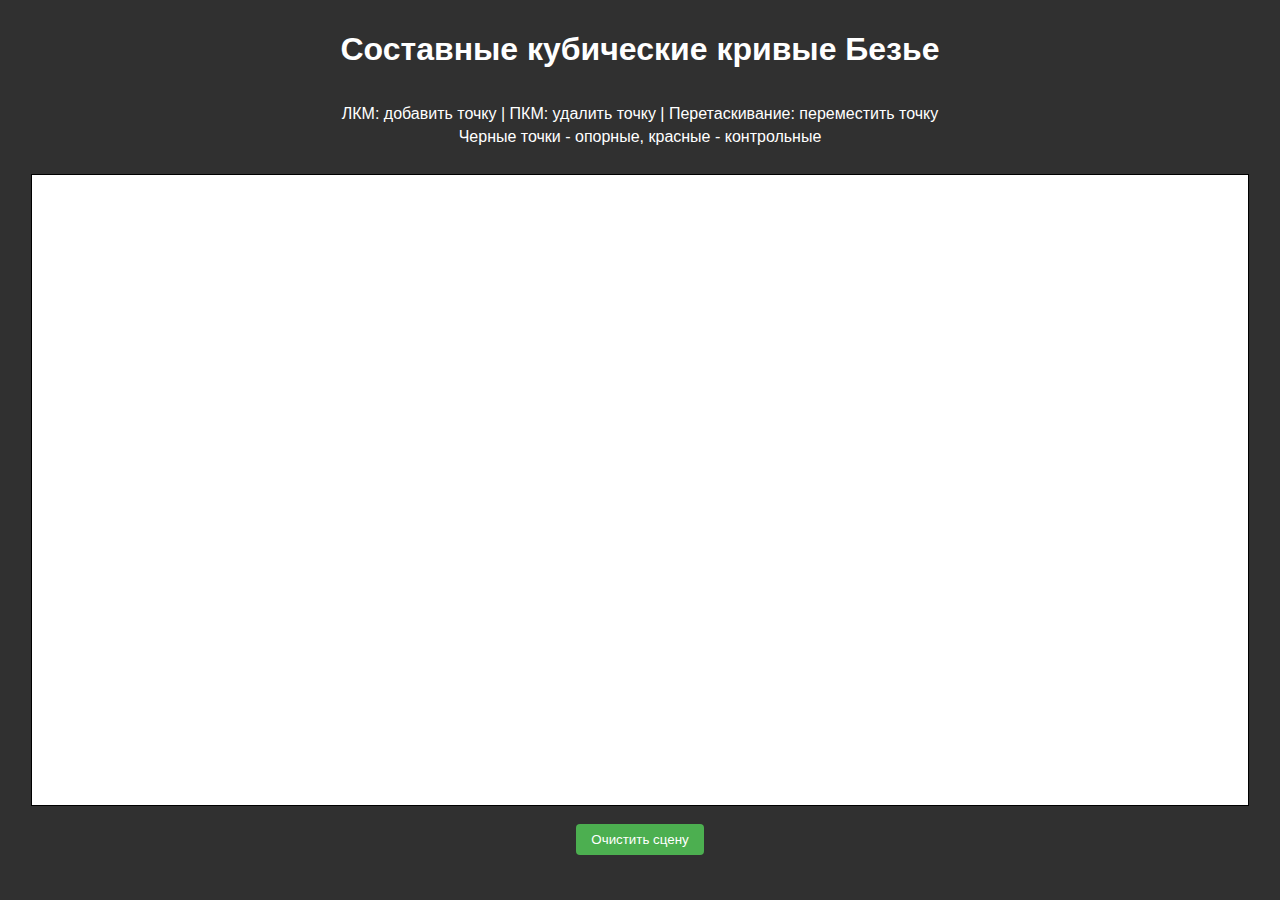
<file: index.html>
<!DOCTYPE html>
<html>
  <head>
    <meta charset="UTF-8">
    <title>Составные кривые Безье</title>
    <link rel="stylesheet" href="style.css">
  </head>
  <body>
    <div class="content">
      <h1>Составные кубические кривые Безье</h1>
      <div class="info">
        <p>ЛКМ: добавить точку | ПКМ: удалить точку | Перетаскивание: переместить точку</p>
        <p>Черные точки - опорные, красные - контрольные</p>
      </div>
      <div class="canvas">
        <canvas id="canvas"></canvas>
      </div>
      <div class="controls">
        <button id="clear-scene">Очистить сцену</button>
      </div>
    </div>
    <script src="script.js"></script>
  </body>
</html>
</file>
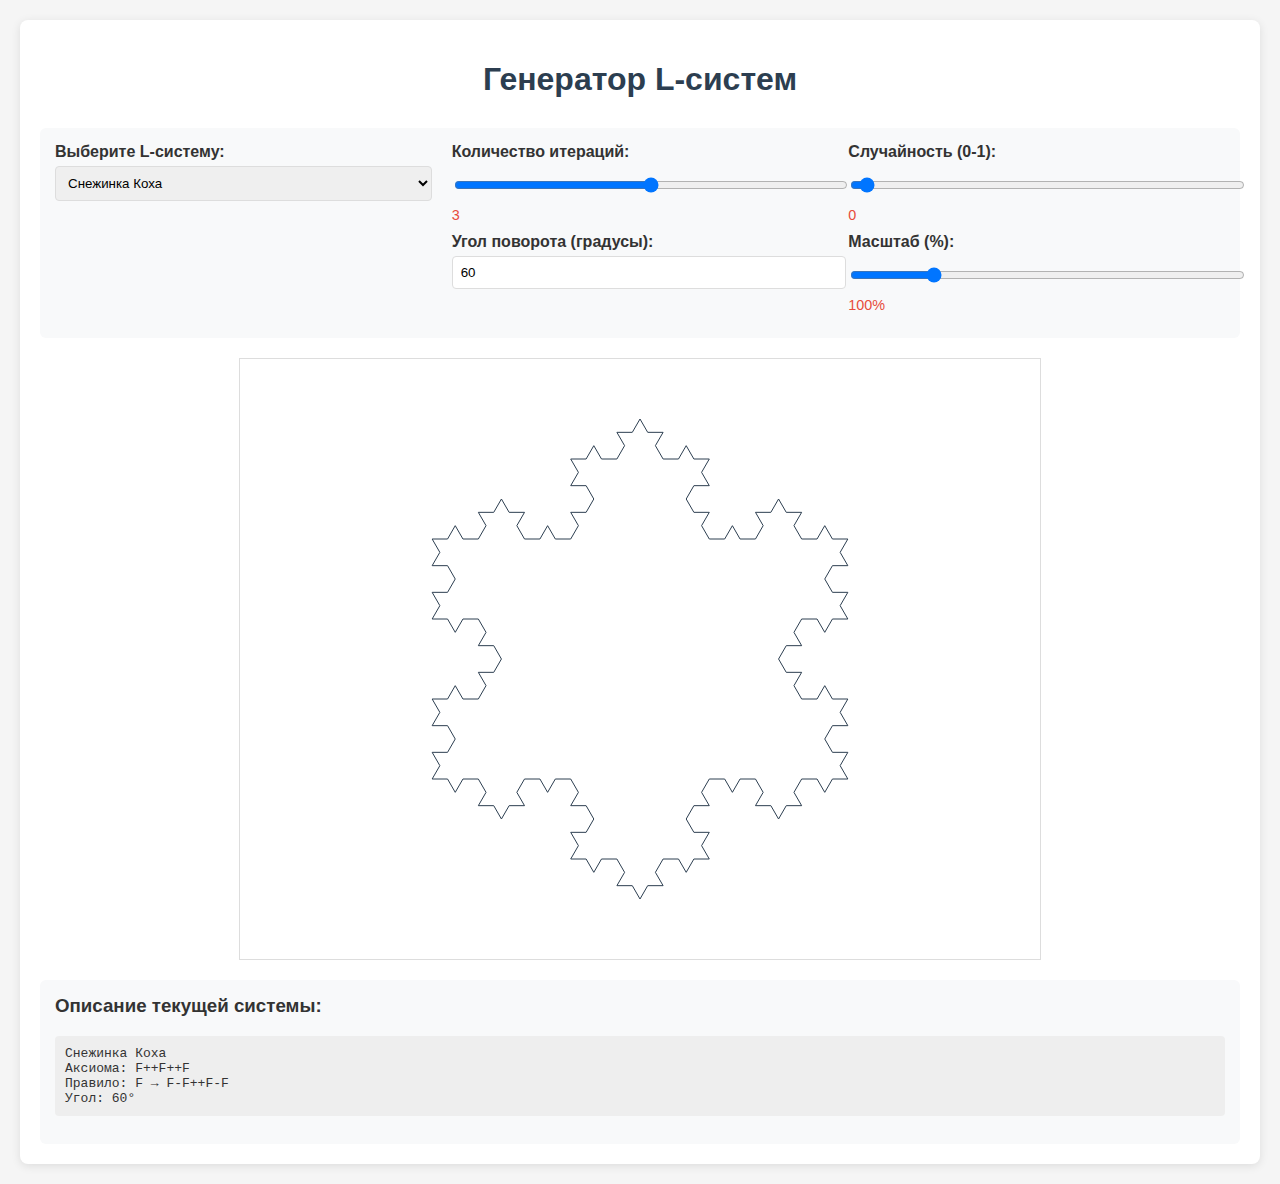
<file: part 1/index.html>
<!DOCTYPE html>
<html lang="ru">
<head>
    <meta charset="UTF-8">
    <meta name="viewport" content="width=device-width, initial-scale=1.0">
    <title>L-системы</title>
    <link rel="stylesheet" href="style.css">
</head>
<body>
    <div class="container">
        <h1>Генератор L-систем</h1>
        
        <div class="controls">
            <div class="control-group">
                <label for="system-select">Выберите L-систему:</label>
                <select id="system-select">
                    <option value="koch">Кривая Коха</option>
                    <option value="koch-snowflake" selected>Снежинка Коха</option>
                    <option value="koch-island">Квадратный остров Коха</option>
                    <option value="sierpinski-carpet">Ковер Серпинского</option>
                    <option value="sierpinski-arrow">Наконечник Серпинского</option>
                    <option value="hilbert">Кривая Гильберта</option>
                    <option value="dragon">Кривая дракона</option>
                    <option value="gosper">Кривая Госпера</option>
                    <option value="tree1">Куст 1</option>
                    <option value="tree2">Куст 2</option>
                    <option value="tree3">Куст 3</option>
                    <option value="mosaic">Шестиугольная мозаика</option>
                    <option value="fractal-tree">Фрактальное дерево</option>
                </select>
            </div>
            
            <div class="control-group">
                <label for="iterations">Количество итераций:</label>
                <input type="range" id="iterations" min="0" max="8" value="3" step="1">
                <div id="iterations-value" class="warning">3</div>
                
                <label for="angle">Угол поворота (градусы):</label>
                <input type="number" id="angle" min="0" max="360" value="60">
            </div>
            
            <div class="control-group">
                <label for="randomness">Случайность (0-1):</label>
                <input type="range" id="randomness" min="0" max="1" step="0.1" value="0">
                <div id="randomness-value" class="warning">0</div>
                
                <label for="scale">Масштаб (%):</label>
                <input type="range" id="scale" min="10" max="500" value="100" step="10">
                <div id="scale-value" class="warning">100%</div>
            </div>
        </div>

        <!-- Специальные настройки для фрактального дерева -->
        <div class="controls tree-controls" id="tree-controls" style="display: none;">
            <div class="control-group">
                <label for="branch-shrink">Сужение ветвей (%):</label>
                <input type="range" id="branch-shrink" min="10" max="90" value="70" step="5">
                <div id="branch-shrink-value" class="warning">70%</div>
                
                <label for="line-width">Толщина ствола:</label>
                <input type="range" id="line-width" min="1" max="20" value="8" step="1">
                <div id="line-width-value" class="warning">8px</div>
            </div>
            
            <div class="control-group">
                <label for="branch-randomness">Случайность ветвей (0-1):</label>
                <input type="range" id="branch-randomness" min="0" max="1" step="0.1" value="0.3">
                <div id="branch-randomness-value" class="warning">0.3</div>
                
                <label for="color-transition">Переход цвета (%):</label>
                <input type="range" id="color-transition" min="0" max="100" value="50" step="5">
                <div id="color-transition-value" class="warning">50%</div>
            </div>
            
            <div class="control-group">
                <label for="leaf-size">Размер листьев:</label>
                <input type="range" id="leaf-size" min="0" max="10" value="3" step="1">
                <div id="leaf-size-value" class="warning">3px</div>
                
                <button id="random-tree-btn">Случайное дерево</button>
            </div>
        </div>
        
        <div class="canvas-container">
            <canvas id="fractal-canvas" width="800" height="600"></canvas>
        </div>
        
        <div class="system-info">
            <h3>Описание текущей системы:</h3>
            <pre id="system-description"></pre>
        </div>
    </div>

    <script src="script.js"></script>
</body>
</html>
</file>
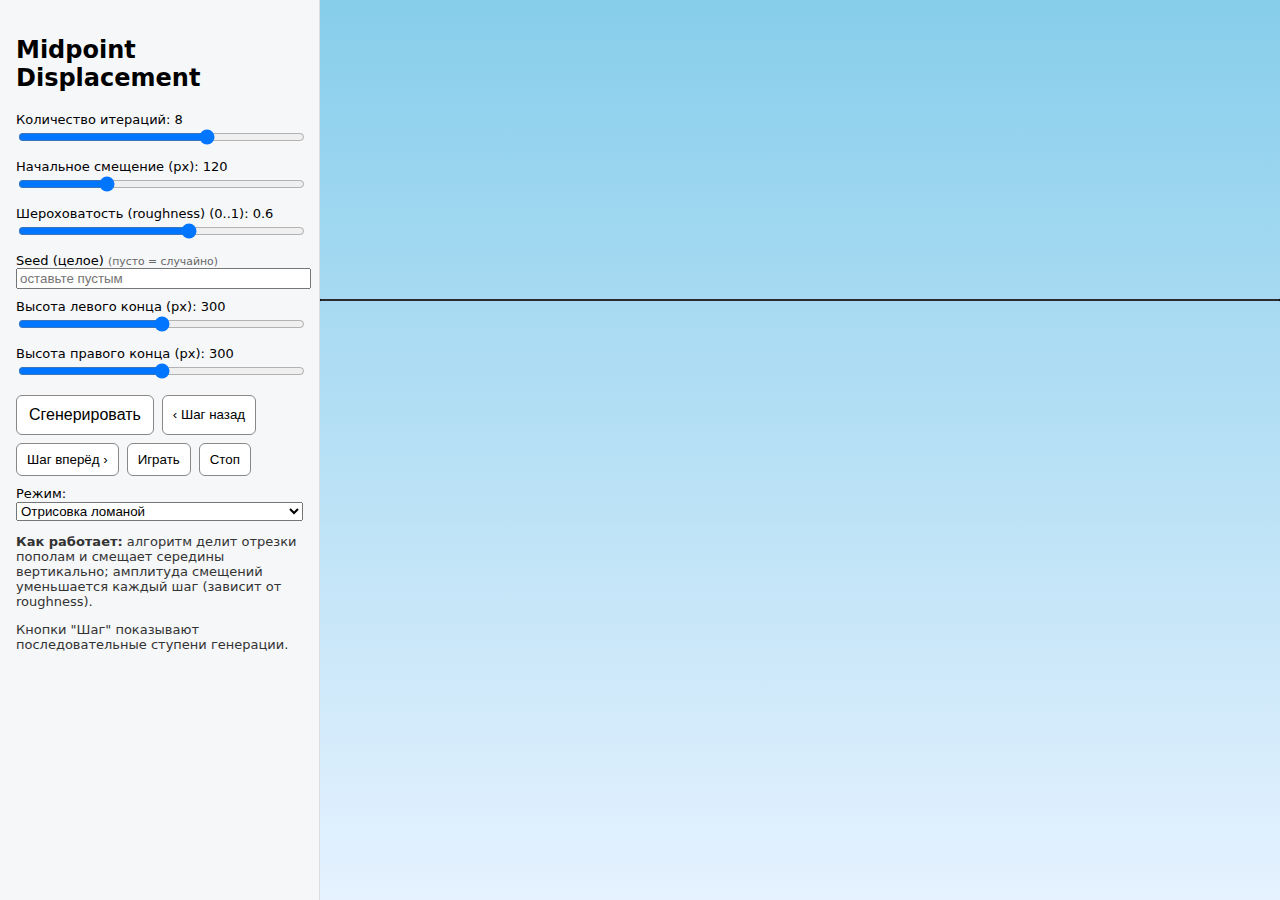
<file: task2/index.html>
<!doctype html>
<meta name="viewport" content="width=device-width, initial-scale=1" />
<title>Midpoint Displacement — Горный массив</title>
<style>
    body {
        font-family: system-ui, -apple-system, "Segoe UI", Roboto, "Helvetica Neue", Arial;
        margin: 0;
        padding: 0;
        display: flex;
        height: 100vh;
    }

    #controls {
        width: 320px;
        padding: 16px;
        box-sizing: border-box;
        background: #f6f7f9;
        border-right: 1px solid #ddd;
        overflow: auto;
    }

    #canvas-wrap {
        flex: 1;
        display: flex;
        flex-direction: column;
    }

    canvas {
        flex: 1;
        display: block;
        width: 100%;
        height: 100%;
        background: linear-gradient(#87ceeb, #e6f2ff);
    }

    label {
        display: block;
        margin-top: 10px;
        font-size: 13px;
    }

    input[type=range] {
        width: 100%;
    }

    .row {
        display: flex;
        gap: 8px;
        align-items: center;
    }

    .btn {
        padding: 8px 10px;
        cursor: pointer;
        border: 1px solid #888;
        background: white;
        border-radius: 6px;
    }

    .big {
        font-size: 16px;
        padding: 10px 12px;
    }

    small.hint {
        color: #666;
    }
</style>
</head>

<body>
    <div id="controls">
        <h2>Midpoint Displacement</h2>
        <div>
            <label>Количество итераций: <span id="itersVal">8</span></label>
            <input id="iters" type="range" min="0" max="12" value="8">
        </div>


        <div>
            <label>Начальное смещение (px): <span id="dispVal">120</span></label>
            <input id="disp" type="range" min="0" max="400" value="120">
        </div>


        <div>
            <label>Шероховатость (roughness) (0..1): <span id="roughVal">0.6</span></label>
            <input id="rough" type="range" min="0" max="1" step="0.01" value="0.6">
        </div>


        <div>
            <label>Seed (целое) <small class="hint">(пусто = случайно)</small></label>
            <input id="seed" type="number" placeholder="оставьте пустым" style="width:100%">
        </div>


        <div>
            <label>Высота левого конца (px): <span id="leftHVal">300</span></label>
            <input id="leftH" type="range" min="0" max="600" value="300">
        </div>


        <div>
            <label>Высота правого конца (px): <span id="rightHVal">300</span></label>
            <input id="rightH" type="range" min="0" max="600" value="300">
        </div>


        <div style="margin-top:12px; display:flex; gap:8px; flex-wrap:wrap;">
            <button id="generate" class="btn big">Сгенерировать</button>
            <button id="prev" class="btn">‹ Шаг назад</button>
            <button id="next" class="btn">Шаг вперёд ›</button>
            <button id="play" class="btn">Играть</button>
            <button id="stop" class="btn">Стоп</button>
        </div>


        <div style="margin-top:10px;">
            <label>Режим: </label>
            <select id="mode" style="width:100%">
                <option value="polyline">Отрисовка ломаной</option>
                <option value="filled">Заполненный профиль (горы)</option>
            </select>
        </div>


        <div style="margin-top:10px; font-size:13px; color:#333;">
            <p><strong>Как работает:</strong> алгоритм делит отрезки пополам и смещает середины вертикально; амплитуда
                смещений уменьшается каждый шаг (зависит от roughness).</p>
            <p>Кнопки "Шаг" показывают последовательные ступени генерации.</p>
        </div>

    </div>


    <div id="canvas-wrap">
        <canvas id="c"></canvas>
    </div>


    <script src="script.js"></script>
</body>

</html>
</file>
<file: style.css>
html, body{
  width:  100%;
  height: 100%;
  margin: 0px;
  background-color: rgb(48, 48, 48);
  color: white;
  font-family: Arial, sans-serif;
}

.canvas{
  display: flex;
  justify-content: center;
  margin: 8px 0;
}

canvas {
  border: 1px solid black;
  display: inline-block;
  background-color: white;
  cursor: crosshair;
}

.content{
  display: flex;
  flex-direction: column;
  align-items: center;
  padding: 10px;
}

.controls {
  margin-top: 10px;
  display: flex;
  gap: 10px;
}

button {
  padding: 8px 15px;
  background-color: #4CAF50;
  color: white;
  border: none;
  border-radius: 4px;
  cursor: pointer;
}

button:hover {
  background-color: #45a049;
}

.info {
  margin-top: 10px;
  text-align: center;
  margin-bottom: 15px;
}

.info p {
  margin: 5px 0;
}
</file>
<file: part 1/style.css>
body {
    font-family: 'Segoe UI', Tahoma, Geneva, Verdana, sans-serif;
    margin: 0;
    padding: 20px;
    background-color: #f5f5f5;
    color: #333;
}
.container {
    max-width: 1200px;
    margin: 0 auto;
    background-color: white;
    padding: 20px;
    border-radius: 8px;
    box-shadow: 0 2px 10px rgba(0,0,0,0.1);
}
h1 {
    text-align: center;
    color: #2c3e50;
    margin-bottom: 30px;
}
.controls {
    display: flex;
    flex-wrap: wrap;
    gap: 20px;
    margin-bottom: 20px;
    padding: 15px;
    background-color: #f8f9fa;
    border-radius: 6px;
}
.control-group {
    flex: 1;
    min-width: 200px;
}
label {
    display: block;
    margin-bottom: 5px;
    font-weight: bold;
}
select, input, button {
    width: 100%;
    padding: 8px;
    border: 1px solid #ddd;
    border-radius: 4px;
    margin-bottom: 10px;
}
button {
    background-color: #3498db;
    color: white;
    border: none;
    cursor: pointer;
    transition: background-color 0.3s;
}
button:hover {
    background-color: #2980b9;
}
.canvas-container {
    display: flex;
    justify-content: center;
    margin-top: 20px;
}
canvas {
    border: 1px solid #ddd;
    background-color: white;
}
.system-info {
    margin-top: 20px;
    padding: 15px;
    background-color: #f8f9fa;
    border-radius: 6px;
}
.system-info h3 {
    margin-top: 0;
}
.system-info pre {
    background-color: #eee;
    padding: 10px;
    border-radius: 4px;
    overflow-x: auto;
}
.warning {
    color: #e74c3c;
    font-size: 0.9em;
    margin-top: -5px;
    margin-bottom: 10px;
}
.tree-controls {
    background-color: #e8f5e8;
    border-left: 4px solid #27ae60;
}
</file>
